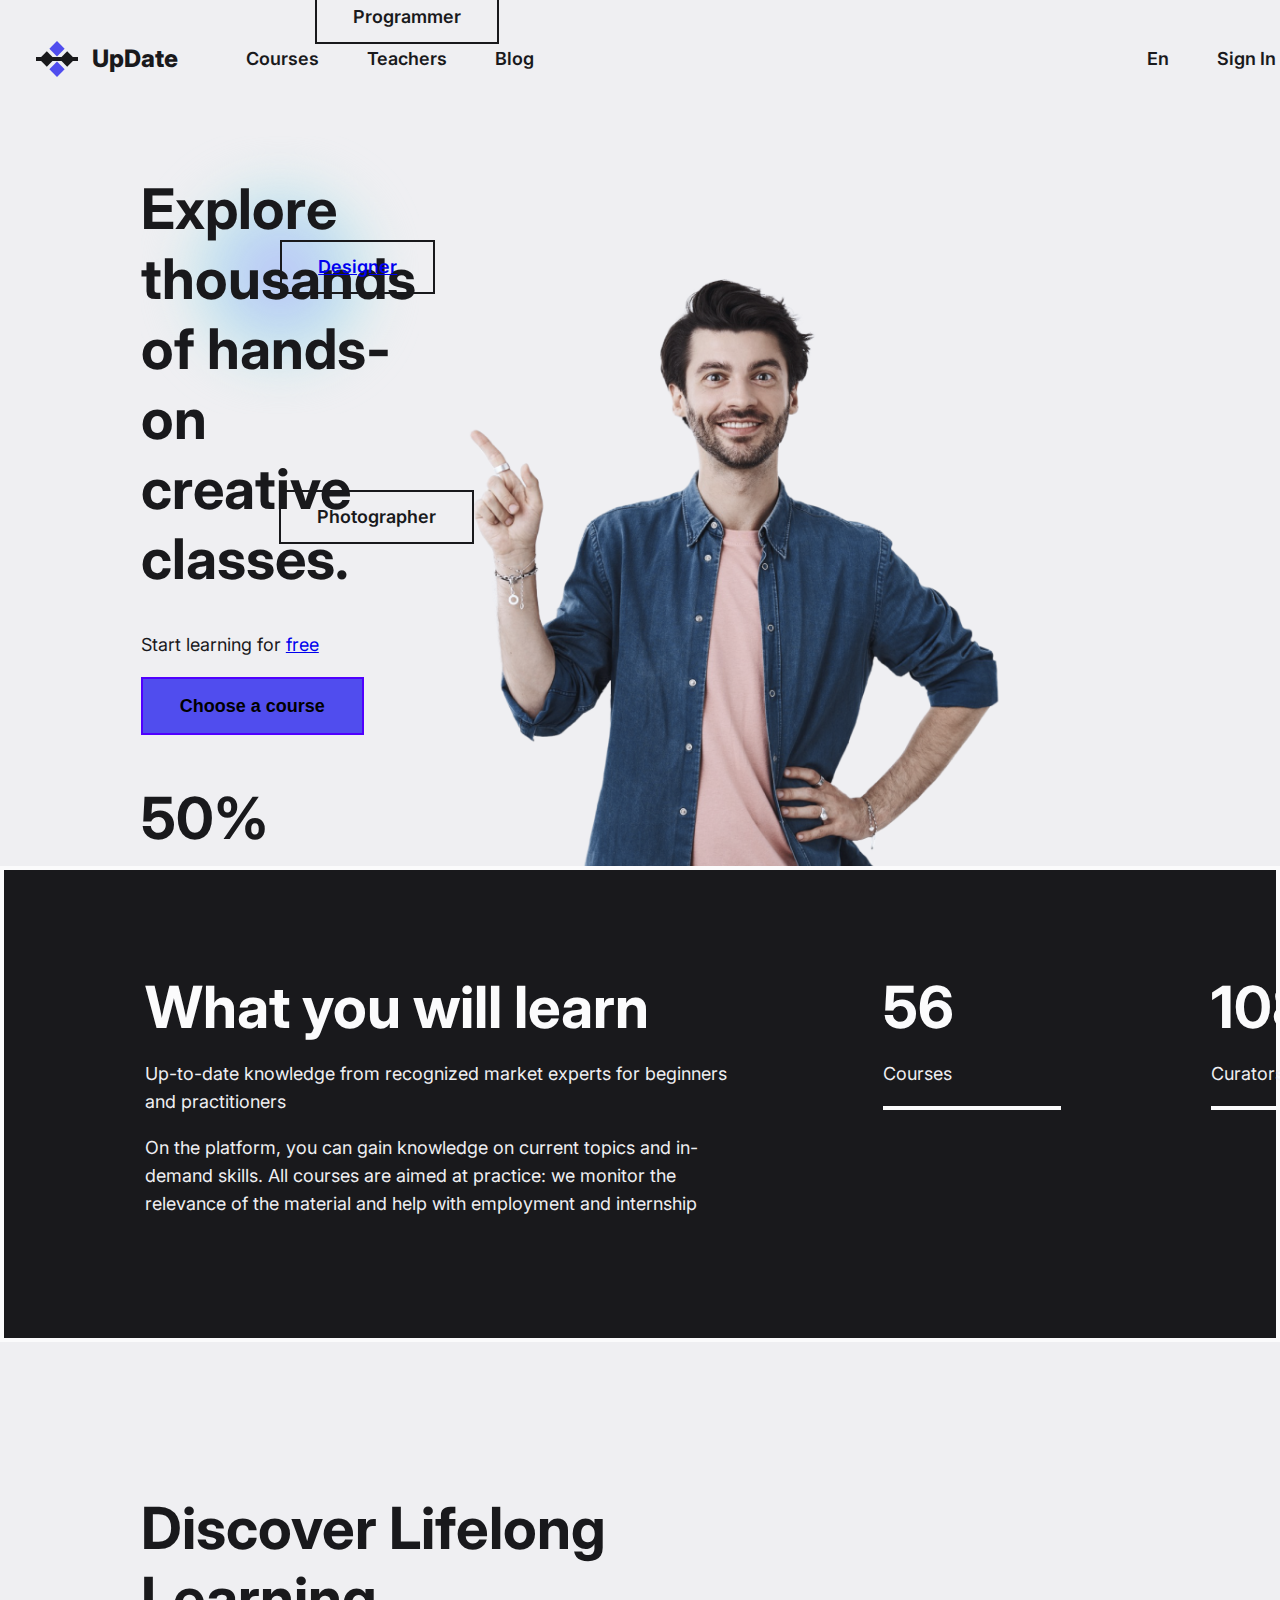
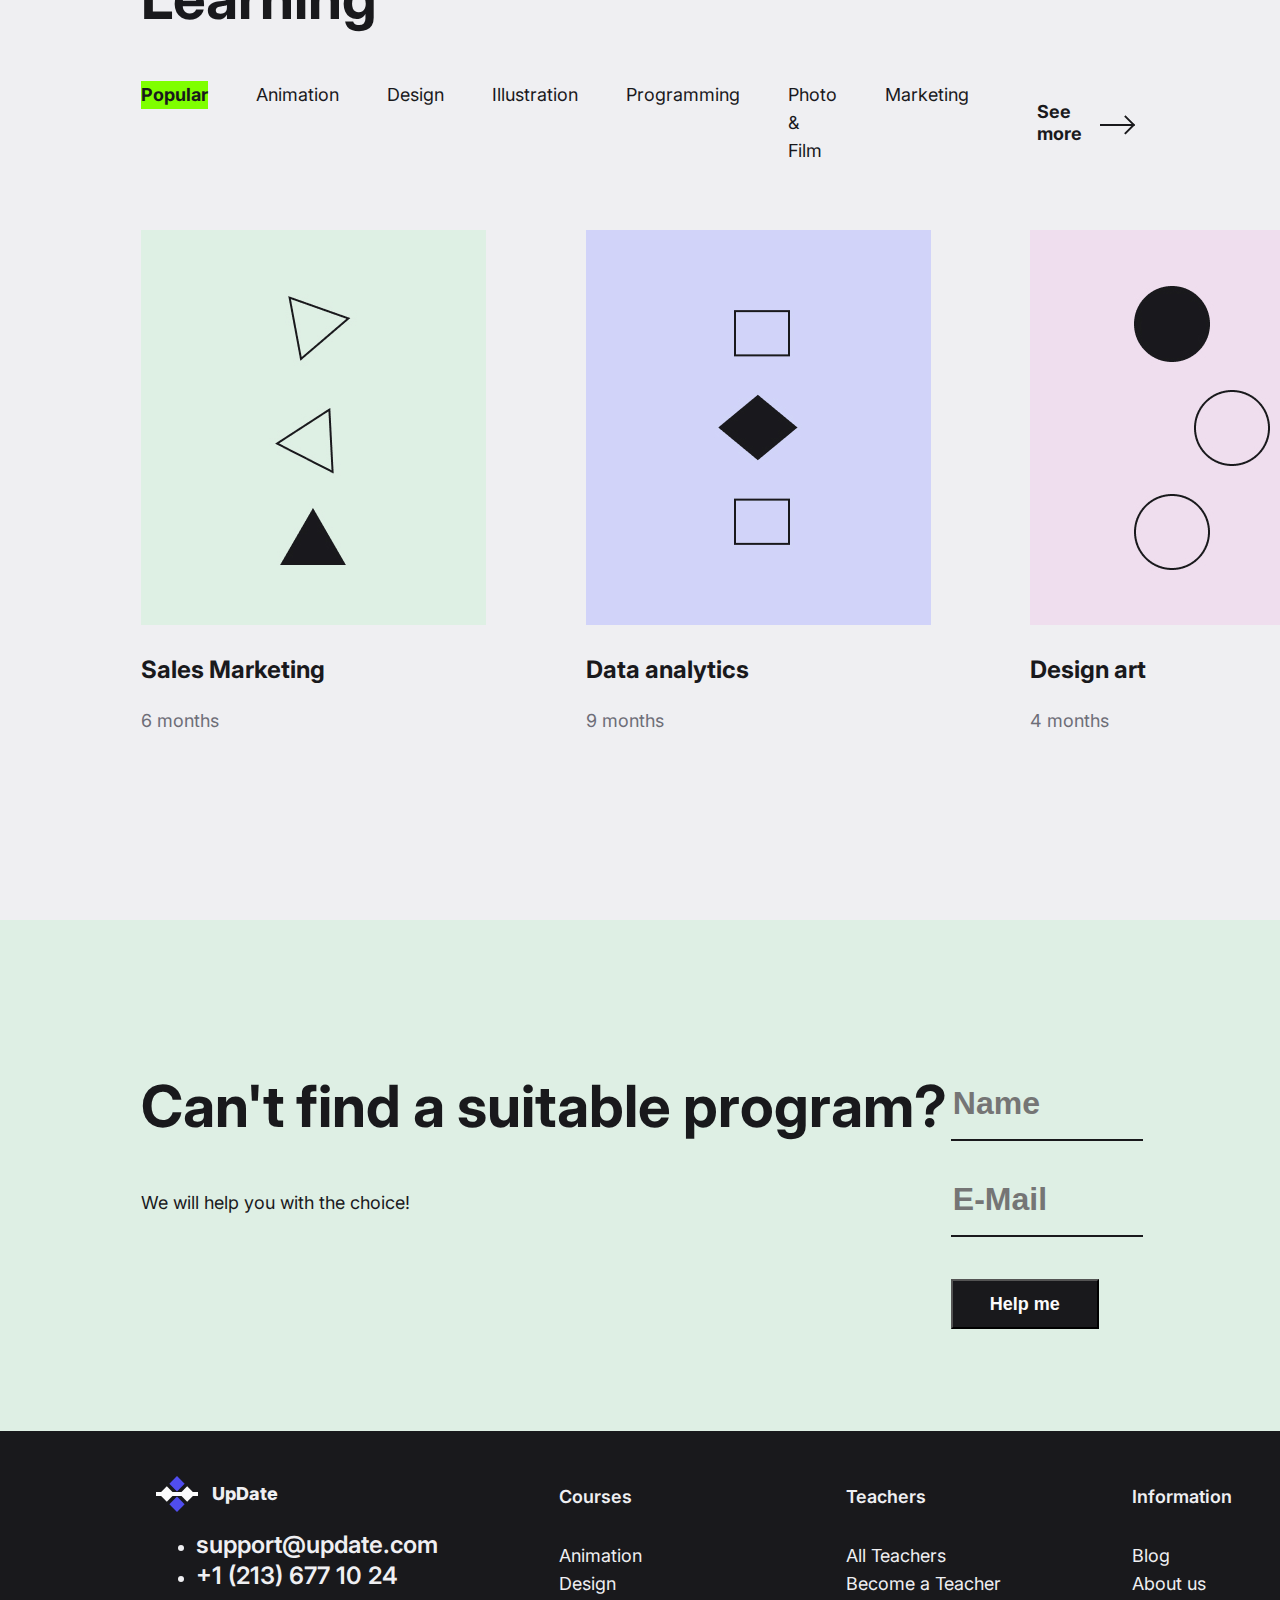
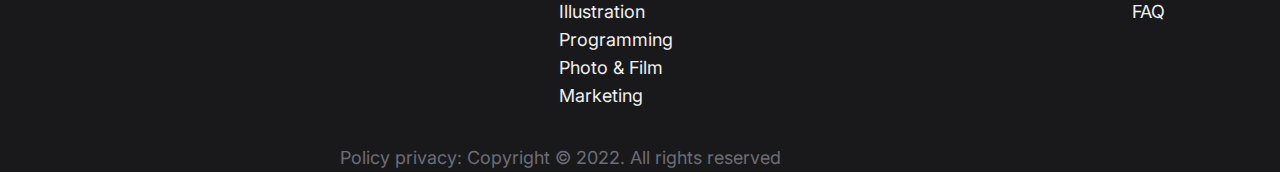
<file: index.html>
<!DOCTYPE html>
<html lang="en">
<head>
    <meta charset="UTF-8">
    <meta name="viewport"
          content="width=device-width, user-scalable=no, initial-scale=1.0,
                  maximum-scale=1.0, minimum-scale=1.0">
    <meta http-equiv="X-UA-Compatible" content="ie=edge">
    <link rel="preconnect" href="https://fonts.googleapis.com">
    <link rel="preconnect" href="https://fonts.gstatic.com" crossorigin>
    <link href="https://fonts.googleapis.com/css2?family=Inter:wght@400..800&display=swap" rel="stylesheet">
    <link rel="stylesheet" href="style/all.css">
    <title>Document</title>
</head>
<body>

<header class="container header">
    <div class="header__box">
        <a class="logo" href="index.html">
            <img src="img/logo.svg" alt="logo">
            UpDate
        </a>
        <nav class="nav">
            <ul class="nav__list">
                <li><a class="link" href="#">Courses</a></li>
                <li><a class="link" href="#">Teachers</a></li>
                <li><a class="link" href="#">Blog</a></li>
            </ul>
        </nav>
    </div>
    <div class="btn-box">
        <a class="header__link" href="#">En</a>
        <a class="header__link" href="#">Sign In</a>
        <a class="header__btn"  href="#">Trial free</a>
    </div>
</header>

<main>
    <p style="background-image: url('img/Background.svg');"></p>
    <section class="offer container">
        <div class="offer__holder">
            <h1 class="offer__title" id="heading" tabindex="0">
                Explore thousands of hands-on creative classes.
            </h1>
            <p class="offer__description">
                Start learning for <a href="#">free</a>
            </p>
            <button class="offer__button">
                Choose a course
            </button>
            <h2 class="offer__discount" tabindex="0">
                50%
            </h2>
            <p class="offer__time" tabindex="0">
                <time>
                    24 Days 17:44:16
                </time>
            </p>
        </div>
        <ul class="offer__list">
            <li class="offer__item offer__marketer">Marketer</li>
            <li class="offer__item offer__illustrator">Illustrator</li>
            <li class="offer__item offer__animator">Animator</li>
            <li class="offer__item offer__programmer">Programmer</li>
            <li class="offer__item offer__designer"><a href="designer.html">Designer</a></li>
            <li class="offer__item offer__photographer">Photographer</li>
        </ul>
    </section>
    <section class="learn">
        <div class="learn-container container">
            <h2 class="learn__title" tabindex="0">
                What you will learn
            </h2>
            <p class="learn__text">
                Up-to-date knowledge from recognized market experts for beginners and practitioners
            </p>
            <p class="learn__text">
                On the platform, you can gain knowledge on current topics and in-demand skills. All courses are aimed at practice: we monitor the relevance of the material and help with employment and internship
            </p>
        </div>
        <div class="learn__counters">
            <div class="learn__counter-item">
                <h5 class="learn__counter-number" tabindex="0">56</h5>
                <p class="learn__counter-description">Courses</p>
            </div>
        </div>
        <div class="learn__counters">
            <div class="learn__counter-item">
                <h5 class="learn__counter-number" tabindex="0">108</h5>
                <p class="learn__counter-description">Curators</p>
            </div>
        </div>
        <div class="learn__counters">
            <div class="learn__counter-item">
                <h5 class="learn__counter-number" tabindex="0">3 723</h5>
                <p class="learn__counter-description">Graduates</p>
            </div>
        </div>
    </section>
    <section class="discover">
        <h2 class="discover__title" tabindex="0">
            Discover Lifelong Learning
        </h2>
        <div class="discover__box">
            <ul class="discover__list">
                <li class="discover__btn active" data-for="popular">Popular</li>
                <li class="discover__btn" data-for="animation">Animation</li>
                <li class="discover__btn" data-for="design">Design</li>
                <li class="discover__btn" data-for="illustration">Illustration</li>
                <li class="discover__btn" data-for="programming">Programming</li>
                <li class="discover__btn" data-for="photo">Photo & Film</li>
                <li class="discover__btn" data-for="marketing">Marketing</li>
            </ul>
            <a class="discover__more" href="#">
                See more
                <img src="img/see_more_arrow.svg" alt="see more">
            </a>
        </div>
        <div class="discover__cards">
            <article class="discover__card-item" data-tab="popular,marketing,design">
                <img src="img/card-img-1.jpg" alt="Sales Marketing">
                <h3 class="discover__card-title" tabindex="0">Sales Marketing</h3>
                <p class="discover__card-age">6 months</p>
            </article>
            <article class="discover__card-item" data-tab="popular,design,illustration,programming">
                <img src="img/card-img-2.jpg" alt="Data analytics">
                <h3 class="discover__card-title" tabindex="0">Data analytics</h3>
                <p class="discover__card-age">9 months</p>
            </article>
            <article class="discover__card-item" data-tab="popular,marketing,design,animation,photo">
                <img src="img/card-img-3.jpg" alt="Design art">
                <h3 class="discover__card-title" tabindex="0">Design art</h3>
                <p class="discover__card-age">4 months</p>
            </article>
            <article class="discover__card-item" data-tab="popular,animation,illustration,programming,photo">
                <img src="img/card-img-4.jpg" alt="Animation">
                <h3 class="discover__card-title" tabindex="0">Animation</h3>
                <p class="discover__card-age">8 months</p>
            </article>
        </div>
    </section>
    <section class="find-program">
        <div class="find-program__text">
            <h2 class="find-program__title" tabindex="0">
                Can't find a suitable program?
            </h2>
            <p class="find-program__description">
                We will help you with the choice!
            </p>
        </div>
        <form action="https://fom.in.ua/echo" class="find-program__form">
<!--            <label for="name">Name</label>-->
            <input class="find-program__input" type="text" name="name" id="name" placeholder="Name" required>
<!--            <label for="email">E-Mail</label>-->
            <input class="find-program__input" type="email" name="email" id="email" placeholder="E-Mail" required>
            <button class="find-program__btn">Help me</button>
        </form>
    </section>
</main>

<footer class="footer">
    <div class="footer__rows">
        <section class="footer">
            <div class="footer__box">
                    <a class="footer__logo" href="index.html">
                        <img src="img/logo_on_black.svg" alt="logo">
                        UpDate
                    </a>
                <ul class="footer__lists__">
                    <li><a class="footer__contact" href="mailto:support@update.com">support@update.com</a></li>
                    <li><a class="footer__contact" href="tel:12136771024">+1 (213) 677 10 24</a></li>
                </ul>
            </div>
            <div class="footer__box">
                <h6 class="footer__title" tabindex="0">Courses</h6>
                <ul class="footer__lists">
                    <li><a class="footer__list" href="#">Animation</a></li>
                    <li><a class="footer__list" href="#">Design</a></li>
                    <li><a class="footer__list" href="#">Illustration</a></li>
                    <li><a class="footer__list" href="#">Programming</a></li>
                    <li><a class="footer__list" href="#">Photo & Film</a></li>
                    <li><a class="footer__list" href="#">Marketing</a></li>
                </ul>
            </div>
            <div class="footer__box">
                <h6 class="footer__title" tabindex="0">Teachers</h6>
                <ul class="footer__lists">
                    <li><a class="footer__list" href="#">All Teachers</a></li>
                    <li><a class="footer__list" href="#">Become a Teacher</a></li>
                </ul>
            </div>
            <div class="footer__box">
                <h6 class="footer__title" tabindex="0">Information</h6>
                <ul class="footer__lists">
                    <li><a class="footer__list" href="#">Blog</a></li>
                    <li><a class="footer__list" href="#">About us</a></li>
                    <li><a class="footer__list" href="#">FAQ</a></li>
                </ul>
            </div>
            <div class="footer__box">
                <h6 class="footer__title" tabindex="0">En</h6>
                <ul class="footer__lists">
                    <li><a class="footer__list" href="#">English</a></li>
                    <li><a class="footer__list" href="#">French</a></li>
                    <li><a class="footer__list" href="#">Russian</a></li>
                    <li><a class="footer__list" href="#">Ukrainian</a></li>
                </ul>
            </div>
        </section>
        <div class="footer__copyright">
            <a class="footer__copyright">Policy privacy: Copyright © 2022. All rights reserved</a>
        </div>
    </div>
</footer>
<script src="/script/test.js">
    console.log("Hello World!!!");
</script>
</body>
</html>
</file>
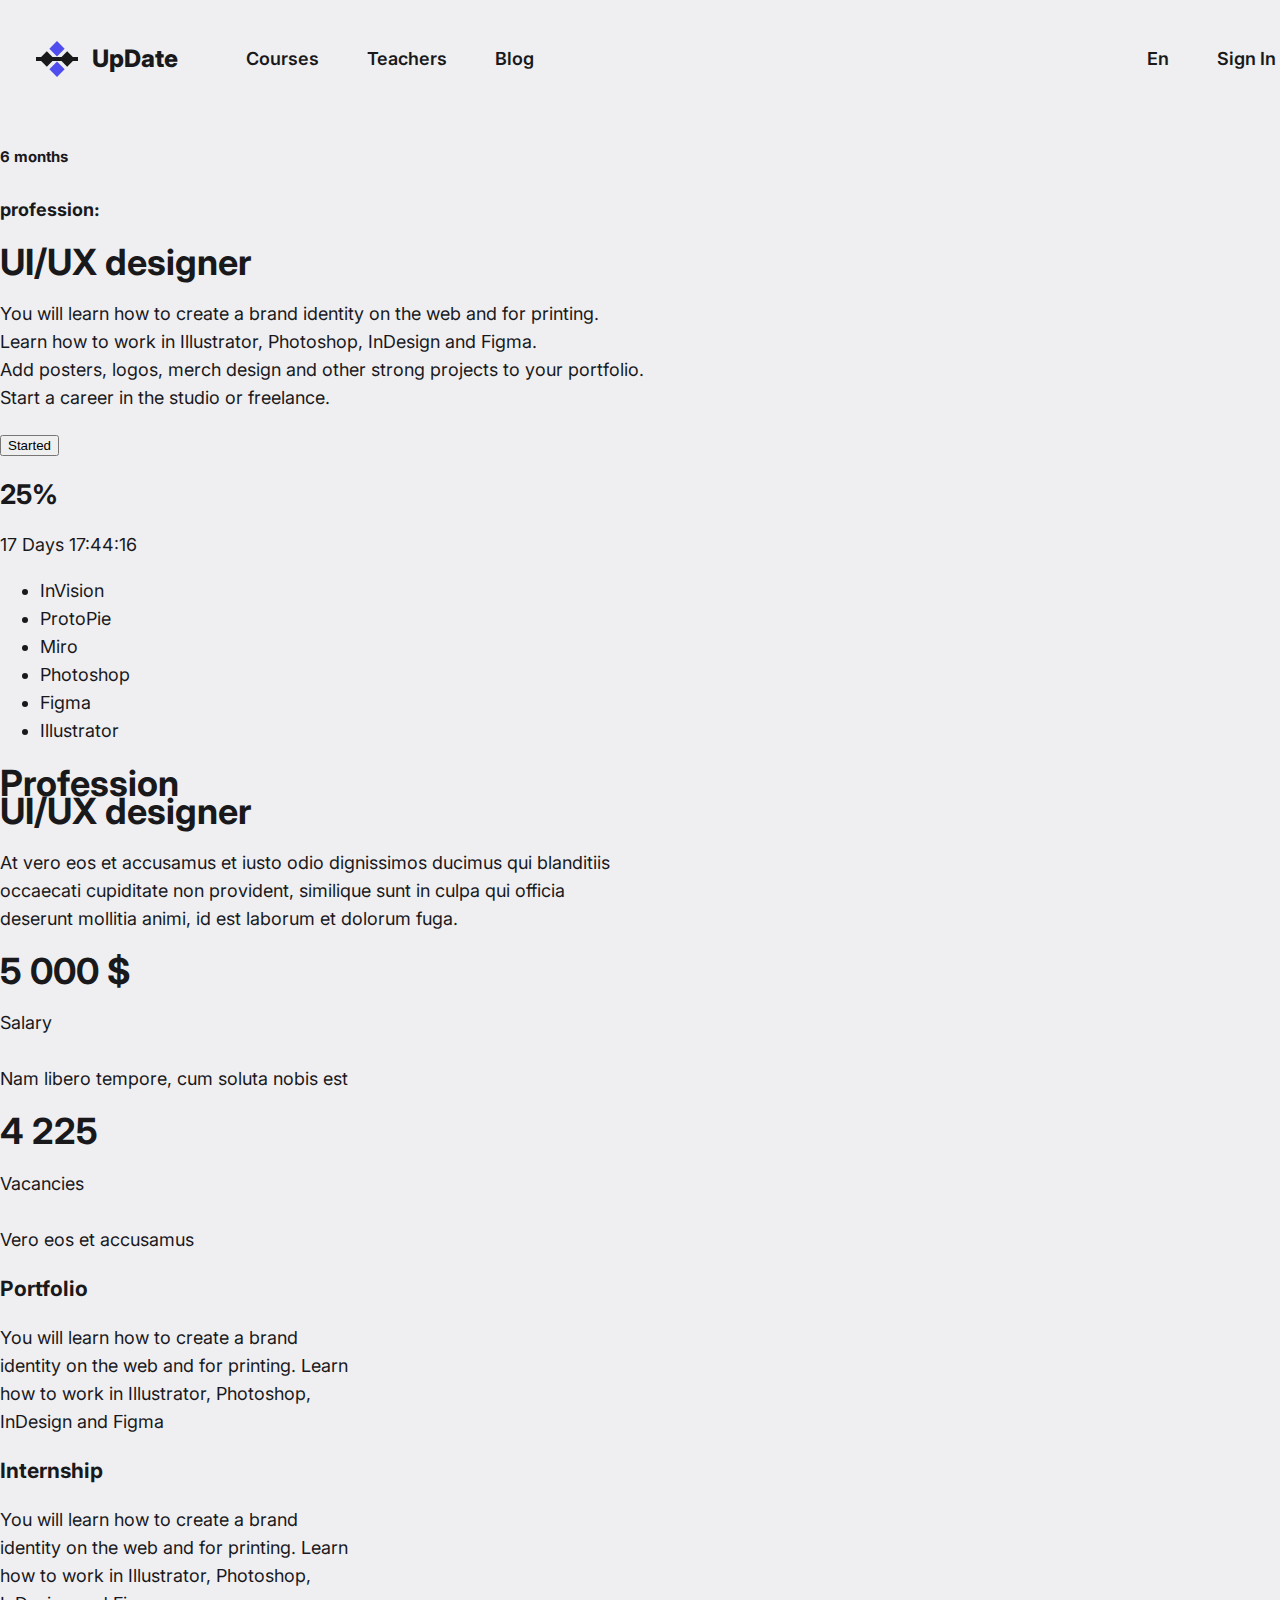
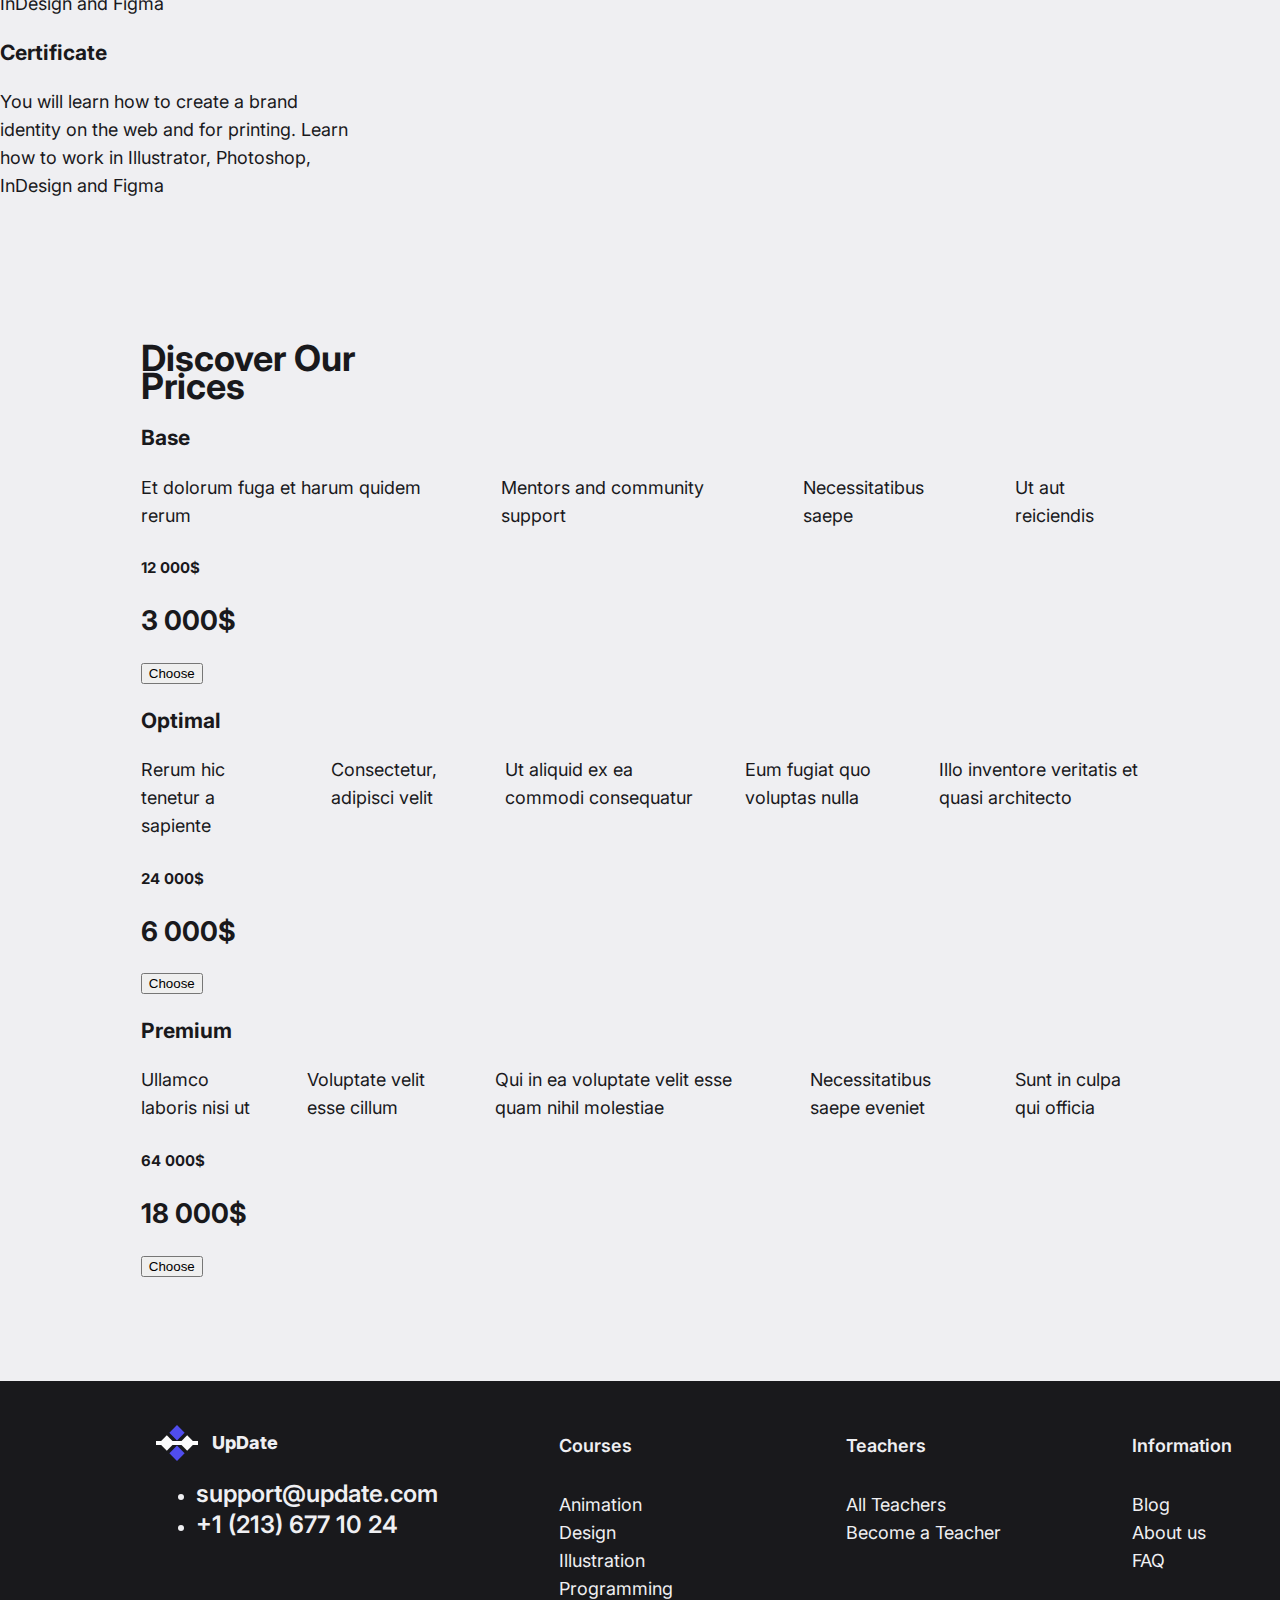
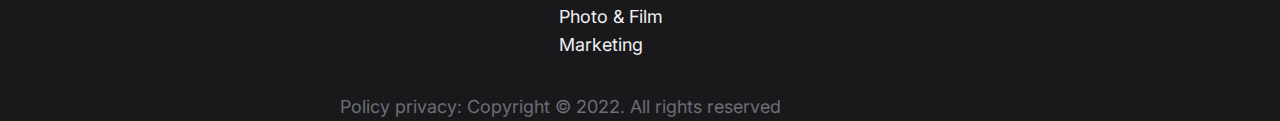
<file: designer.html>
<!DOCTYPE html>
<html lang="en">
<head>
    <meta charset="UTF-8">
    <meta name="viewport"
          content="width=device-width, user-scalable=no, initial-scale=1.0">
    <meta http-equiv="X-UA-Compatible" content="ie=edge">
    <link rel="preconnect" href="https://fonts.googleapis.com">
    <link rel="preconnect" href="https://fonts.gstatic.com" crossorigin>
    <link href="https://fonts.googleapis.com/css2?family=Inter:wght@400..700&display=swap" rel="stylesheet">
    <link rel="stylesheet" href="style/all.css">
    <title>Document</title>
</head>
<body>

<header class="container header">
    <div class="header__box">
        <a class="logo" href="index.html">
            <img src="img/logo.svg" alt="logo">
            UpDate
        </a>
        <nav class="nav">
            <ul class="nav__list">
                <li><a class="link" href="#">Courses</a></li>
                <li><a class="link" href="#">Teachers</a></li>
                <li><a class="link" href="#">Blog</a></li>
            </ul>
        </nav>
    </div>
    <div class="btn-box">
        <a class="header__link" href="#">En</a>
        <a class="header__link" href="#">Sign In</a>
        <a class="header__btn"  href="#">Trial free</a>
    </div>
</header>

<main>
    <section class="proffesion">
        <h5 class="proffesion__title">6 months</h5>
        <h4  class="proffesion__title">profession:</h4>
        <h1 class="proffesion__title">UI/UX designer</h1>
        <p class="proffesion__discription">
            You will learn how to create a brand identity on the web and for printing.<br>
            Learn how to work in Illustrator, Photoshop, InDesign and Figma.<br>
            Add posters, logos, merch design and other strong projects to your portfolio.<br>
            Start a career in the studio or freelance.
        </p>
        <button class="button">
            Started
        </button>
        <h2 class="proffesion__discount">
            25%
        </h2>
        <p class="proffesion__time">
            <time>
                17 Days 17:44:16
            </time>
        </p>
        <ul class="proffesion__list">
            <li>InVision</li>
            <li>ProtoPie</li>
            <li>Miro</li>
            <li>Photoshop</li>
            <li>Figma</li>
            <li>Illustrator</li>
        </ul>
    </section>
    <section class="workbench">
        <div>
            <h1 class="workbench_title">Profession<br>UI/UX designer</h1>
            <p class="workbench_discription">
                At vero eos et accusamus et iusto odio dignissimos ducimus qui blanditiis<br>
                occaecati cupiditate non provident, similique sunt in culpa qui officia<br>
                deserunt mollitia animi, id est laborum et dolorum fuga.
            </p>
        </div>
        <div>
            <h1 class="workbench_salary">5 000 $</h1>
            <p class="workbench_salary">
                Salary<br>
                <br>
                Nam libero tempore, cum soluta nobis est
            </p>
        </div>
        <div>
            <h1 class="workbench_vacancies">4 225</h1>
            <p class="workbench_vacancies">
                Vacancies<br>
                <br>
                Vero eos et accusamus
            </p>
        </div>
        <div>
            <h3>Portfolio</h3>
            <p>You will learn how to create a brand<br>
               identity on the web and for printing. Learn<br>
               how to work in Illustrator, Photoshop,<br>
               InDesign and Figma</p>
        </div>
        <div>
            <h3>Internship</h3>
            <p>You will learn how to create a brand<br>
               identity on the web and for printing. Learn<br>
               how to work in Illustrator, Photoshop,<br>
               InDesign and Figma</p>
        </div>
        <div>
            <h3>Certificate</h3>
            <p>You will learn how to create a brand<br>
               identity on the web and for printing. Learn<br>
               how to work in Illustrator, Photoshop,<br>
               InDesign and Figma</p>
        </div>
    </section>
    <section class="discover">
        <h1 class="discover_title">Discover Our<br>Prices</h1>
        <div class="discover_base">
            <h3>Base</h3>
            <ul class="discover__list">
                <li>Et dolorum fuga et harum quidem rerum</li>
                <li>Mentors and community support</li>
                <li>Necessitatibus saepe</li>
                <li>Ut aut reiciendis</li>
            </ul>
            <h5>12 000$</h5>
            <h2>3 000$</h2>
            <button>Choose</button>
        </div>
        <div class="discover_optimal">
            <h3>Optimal</h3>
            <ul class="discover__list">
                <li>Rerum hic tenetur a sapiente</li>
                <li>Consectetur, adipisci velit</li>
                <li>Ut aliquid ex ea commodi consequatur</li>
                <li>Eum fugiat quo voluptas nulla</li>
                <li>Illo inventore veritatis et quasi architecto</li>
            </ul>
            <h5>24 000$</h5>
            <h2>6 000$</h2>
            <button>Choose</button>
        </div>
        <div class="discover_premium">
            <h3>Premium</h3>
            <ul class="discover__list">
                <li>Ullamco laboris nisi ut</li>
                <li>Voluptate velit esse cillum</li>
                <li>Qui in ea voluptate velit esse quam nihil molestiae</li>
                <li>Necessitatibus saepe eveniet</li>
                <li>Sunt in culpa qui officia</li>
            </ul>
            <h5>64 000$</h5>
            <h2>18 000$</h2>
            <button>Choose</button>
        </div>
    </section>
</main>

<footer class="footer">
    <div class="footer__rows">
        <section class="footer">
            <div class="footer__box">
                <a class="footer__logo" href="index.html">
                    <img src="img/logo_on_black.svg" alt="logo">
                    UpDate
                </a>
                <ul class="footer__lists__">
                    <li><a class="footer__contact" href="mailto:support@update.com">support@update.com</a></li>
                    <li><a class="footer__contact" href="tel:12136771024">+1 (213) 677 10 24</a></li>
                </ul>
            </div>
            <div class="footer__box">
                <h6 class="footer__title" tabindex="0">Courses</h6>
                <ul class="footer__lists">
                    <li><a class="footer__list" href="#">Animation</a></li>
                    <li><a class="footer__list" href="#">Design</a></li>
                    <li><a class="footer__list" href="#">Illustration</a></li>
                    <li><a class="footer__list" href="#">Programming</a></li>
                    <li><a class="footer__list" href="#">Photo & Film</a></li>
                    <li><a class="footer__list" href="#">Marketing</a></li>
                </ul>
            </div>
            <div class="footer__box">
                <h6 class="footer__title" tabindex="0">Teachers</h6>
                <ul class="footer__lists">
                    <li><a class="footer__list" href="#">All Teachers</a></li>
                    <li><a class="footer__list" href="#">Become a Teacher</a></li>
                </ul>
            </div>
            <div class="footer__box">
                <h6 class="footer__title" tabindex="0">Information</h6>
                <ul class="footer__lists">
                    <li><a class="footer__list" href="#">Blog</a></li>
                    <li><a class="footer__list" href="#">About us</a></li>
                    <li><a class="footer__list" href="#">FAQ</a></li>
                </ul>
            </div>
            <div class="footer__box">
                <h6 class="footer__title" tabindex="0">En</h6>
                <ul class="footer__lists">
                    <li><a class="footer__list" href="#">English</a></li>
                    <li><a class="footer__list" href="#">French</a></li>
                    <li><a class="footer__list" href="#">Russian</a></li>
                    <li><a class="footer__list" href="#">Ukrainian</a></li>
                </ul>
            </div>
        </section>
        <div class="footer__copyright">
            <a class="footer__copyright">Policy privacy: Copyright © 2022. All rights reserved</a>
        </div>
    </div>
</footer>

</body>
</html>
</file>
<file: style/all.css>
body{
    background: #EFEFF2;
    color: #19191C;
    margin: 0;
    font: 400 18px/28px Inter, sans-serif;
}
.container{
    padding: 0 15px;
    margin: 0 auto;
}
.header{
}
.nav__list{
    padding: 0;
    margin: 0;
    font-size: 18px;
    line-height: 22px;
    font-weight: 600;
}
.link{
    color: #19191C;
    text-decoration: none;
}
.btn-box{
    align-items: center;
    padding: 0;
    margin: 0;
}
.logo{
    font-weight: 800;
    font-size: 24px;
    line-height: 38px;
    align-items: center;
    color: #19191C;
    text-decoration: none;
}
.header__link{
    color: #19191C;
    font-size: 18px;
    line-height: 22px;
    font-weight: 600;
    text-decoration: none;
}
.header__btn{
    background: #19191C;
    color: #EFEFF2;
    font-size: 18px;
    line-height: 22px;
    font-weight: 700;
    text-decoration: none;
}
.offer{
    background-image: url("../img/gay-suggest.png");
    background-repeat: no-repeat;
    background-size: 100%;
    background-position: 0 35%;
    /*background-position: 0 100px;*/
}

.offer__holder{
    background-image: url("../img/Ellipse-20.svg");
    background-repeat: no-repeat;
    background-size: 100%;
}
.offer__title{
    font-size: 56px;
    line-height: 70px;
    font-weight: 700;
}
.offer__description{
    font-size: 18px;
    line-height: 28px;
    font-weight: 400;
    text-decoration: none;
}
.offer__button{
    top: 318px;
    padding: 16px 37px;
    background: #504DEE;
    border: 2px solid #5000FF;
    font-size: 18px;
    font-weight: 700;
    line-height: 22px;
}
.offer__discount{
    font-size: 58px;
    font-weight: 700;
    line-height: 70px;
}
.offer__time{
    font-size: 18px;
    font-weight: 700;
    line-height: 22px;
}
.offer__list{
    align-self: flex-end;
    list-style: none;
    padding: 0;
    margin: 0;
    position: relative;
}
.learn{
    border: 4px solid #FBFBFC;
    font-size: 18px;
    font-weight: 400;
    line-height: 28px;
    background: #19191C;
    color: #EFEFF2;
}
.learn__title{
    font-size: 58px;
    font-weight: 700;
    line-height: 70px;
    color: #FBFBFC;
    margin: 0 0 10px;
}
.learn__counters{
    flex-wrap: wrap;
}
.learn__counter-number{
    font-size: 58px;
    font-weight: 700;
    line-height: 70px;
    color: #FBFBFC;
    margin: 0 0 10px;
}
.discover{
    font-weight: 400;
    font-size: 18px;
    line-height: 28px;
}
.discover__title{
    font-size: 58px;
    font-weight: 700;
    line-height: 70px;
    color: #19191C;
}
.discover__box{
    align-items: center;
}
.discover__list{
    list-style: none;
    padding: 0;
    margin: 0;
    font-size: 18px;
    font-weight: 400;
    line-height: 28px;
}
.discover__more{
    font-size: 18px;
    font-weight: 700;
    line-height: 22px;
    color: #19191C;
    text-decoration: none;
}
.discover__cards{
}
.discover__card-title{
    font-size: 24px;
    font-weight: 700;
    line-height: 26px;
}
.discover__card-age{
    font-size: 18px;
    font-weight: 400;
    line-height: 28px;
    color: #6D6D77;
}
.find-program{
    font-weight: 400;
    font-size: 18px;
    line-height: 28px;
    background: #DEEFE4;
    color: #19191C;
}
.find-program__title{
    font-size: 58px;
    font-weight: 700;
    line-height: 70px;
}
.find-program__form{
    margin-top: 22px;
    display: unset;
}
.find-program__input{
    border: none;
    border-bottom: 2px solid #19191C;
    background-color: #DEEFE4;
    font-size: 32px;
    font-weight: 700;
    line-height: 70px;
}
.find-program__input:focus {
    background-color: lightblue;
}
.find-program__btn{
    background: #19191C;
    color: #FBFBFC;
    font-size: 18px;
    line-height: 22px;
    font-weight: 700;
    text-decoration: none;
}
.footer{
    margin-top: 20px;
    background: #19191C;
    color: #EFEFF2;
}

.footer__nav{
    /*display: flex;*/
    /*justify-content: space-between;*/
    padding: 0;
    margin: 0 auto;
}
.footer__logo{
    font-size: 18px;
    line-height: 22px;
    font-weight: 800;
    align-items: center;
    color: #EFEFF2;
    text-decoration: none;
}
.footer__contact{
    font-size: 24px;
    line-height: 29px;
    font-weight: 600;
    color: #EFEFF2;
    text-decoration: none;
}
.footer__title{
    margin-top: 10px;
    margin-bottom: 14px;
    list-style: none;
    font-size: 18px;
    line-height: 22px;
    font-weight: 600;
}
.footer__lists{
    list-style: none;
    padding: 16px 0;
    font-size: 18px;
    line-height: 28px;
    font-weight: 400;
}
.footer__list{
    color: #EFEFF2;
    text-decoration: none;
}
.footer__copyright{
    text-align: center;
    font-size: 18px;
    line-height: 28px;
    font-weight: 400;
    color: #6D6D77;
}

@media screen and (min-width: 768px) {
    .learn__counters {
        display: flex;
        gap: 86px;
    }
}
@media screen and (min-width: 1200px) {
    .container {
        padding: 0 0;
        width: 1440px;
    }
    .header{
        padding: 36px;
        display: flex;
        justify-content: space-between;
    }
    .header__box{
        display: flex;
        align-items: center;
        gap: 68px;
    }
    .nav__list{
        display: flex;
        list-style: none;
        gap: 48px;
    }
    .btn-box{
        display: flex;
        justify-content: flex-end;
        gap: 48px;
    }
    .logo{
        display: flex;
        gap: 14px;
    }
    .header__btn{
        padding: 12px 37px;
    }
    .offer{
        display: flex;
        justify-content: space-between;
        align-items: flex-start;
        padding: 0 11% 20%;
        /*padding: 8% 11%;*/
        /*padding: 168px 240px;*/
        background-position: 0 100px;
        /*width: 1920px;*/
        width: auto;
        height: 37vw;
        margin-right: 16%;
    }
    .offer__holder{
        width: 35%;
    }
    .offer__item{
        position: absolute;
        border: 2px solid #19191C;
        padding: 16px 36px;
        font-weight: 600;
        font-size: 18px;
        line-height: 18px;
    }
    .offer__marketer {
        top: -820px;
        right: 0;
    }
    .offer__illustrator {
        top: -1000px;
        right: 13vw;
    }
    .offer__animator {
        top: -830px;
        right: 26vw;
    }
    .offer__programmer {
        top: -620px;
        right: 34vw;
    }
    .offer__designer {
        top: -370px;
        right: 39vw;
    }
    .offer__photographer {
        top: -120px;
        right: 36vw;
    }
    .learn{
        display: flex;
        justify-content: space-between;
        align-items: flex-start;
        /*width: 1920px;*/
        width: auto;
        gap: 150px;
        padding: 8% 11%;
        /*padding: 168px 240px;*/
    }
    .learn__title{
        width: 588px;
    }
    .learn__counters{
        border-bottom: 4px solid #FBFBFC;
        display: flex;
        gap: 86px;
        flex-wrap: wrap;
    }
    .learn__counter-number{
        width: 178px;
    }
    .discover{
        /*width: 1920px;*/
        width: auto;
        padding: 8% 11%;
        /*padding: 168px 240px;*/
    }
    .discover__title{
        width: 594px;
    }
    .discover__box{
        display: flex;
        gap: 68px;
        justify-content: space-between;
    }
    .discover__list{
        display: flex;
        align-items: flex-start;
        gap: 48px;
        /*padding: 0;*/
        /*margin: 0;*/
    }
    .active{
        background-color: chartreuse;
        font-weight: bold;
    }
    .invisible{
        display: none;
    }
    .discover__more{
        display: flex;
        align-items: flex-end;
        /*width: 70px;*/
        gap: 14px;
    }
    .discover__cards{
        display: flex;
        /*justify-content: space-between;*/
        align-items: flex-start;
        gap: 10%;
        padding: 65px 0px;
    }
    .find-program{
        display: flex;
        justify-content: space-between;
        /*width: 1920px;*/
        width: auto;
        padding: 8% 11%;
        /*padding: 168px 240px;*/
    }
    .find-program__title{
        width: 810px;
    }
    .find-program__form{
        width: 710px;
    }
    .find-program__input{
        margin-top: 22px;
        width: 100%;
    }
    .find-program__input:focus {
        background-color: lightblue;
    }
    .find-program__btn{
        margin-top: 42px;
        padding: 12px 37px;
    }
    .footer{
        display: flex;
        justify-content: space-between;
        /*width: 1920px;*/
        width: auto;
        gap: 15%;
        padding-top: 2%;
        padding-left: 7%;
        padding-right: 7%;
        margin-top: 0;
    }
    .footer__lists{
        width: 165px;
    }
    .footer__nav{
        display: flex;
        justify-content: space-between;
    }
    .footer__logo{
        display: flex;
        gap: 14px;
    }
    .footer__copyright{
        /*width: 100vw;*/
    }
}
/*
@media screen and (max-width: 1439px){
    .learn__counter-item{
        flex: 1 1 100%;
    }
    .learn__counters{
        flex-wrap: wrap;
    }
    .learn-container{
        flex-wrap: wrap;
    }
    .learn__text{
        width: auto;
    }
}
*/
</file>
